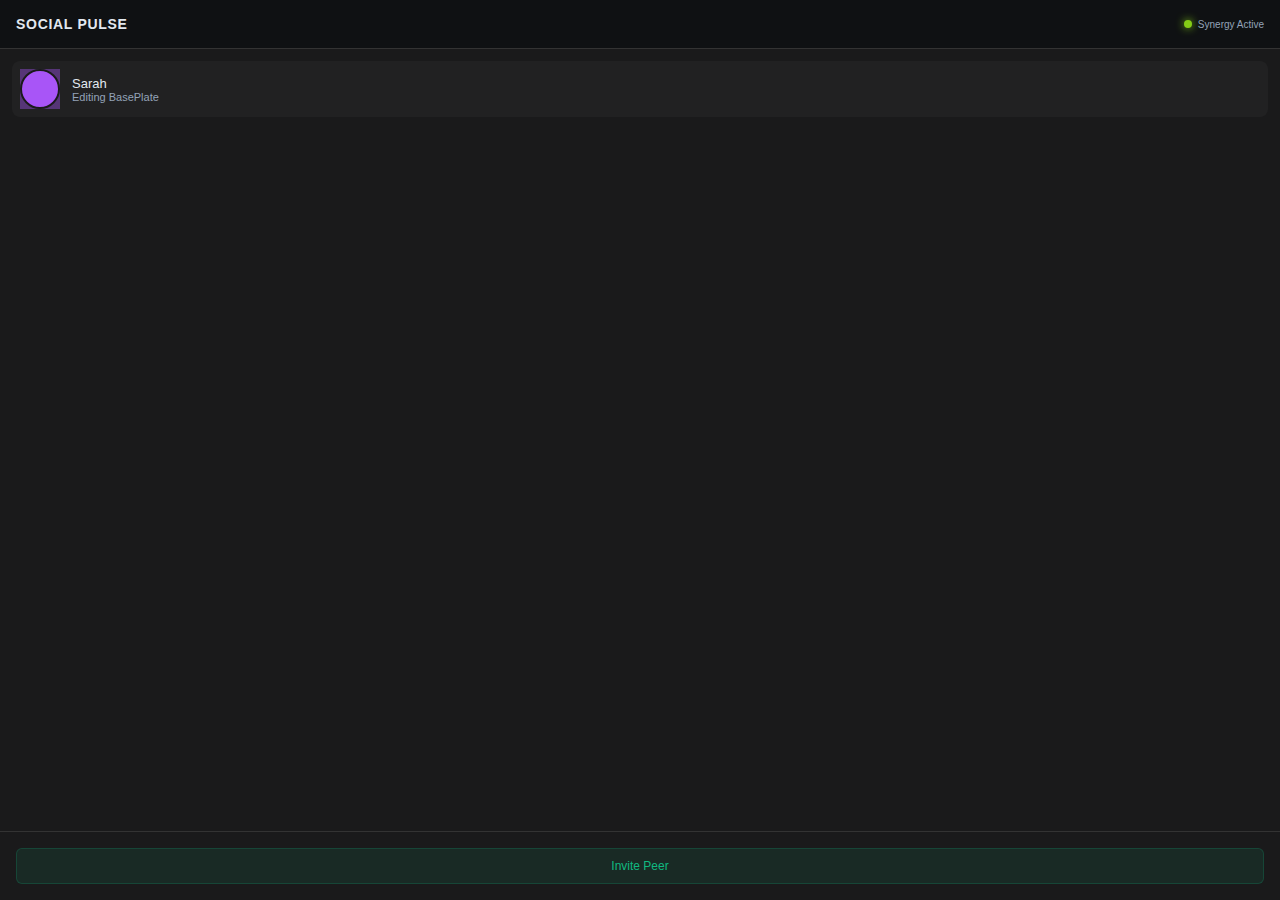
<file: Mod/CollaborativeFC/Resources/sidebar/index.html>
<!DOCTYPE html>
<html lang="en">

<head>
    <meta charset="UTF-8">
    <meta name="viewport" content="width=device-width, initial-scale=1.0">
    <title>Social Pulse</title>
    <link rel="stylesheet" href="styles.css">
</head>

<body>
    <div id="app">
        <header>
            <h1>Social Pulse</h1>
            <div id="connection-status">
                <span class="status-dot online"></span>
                <span class="status-text">Synergy Active</span>
            </div>
        </header>

        <main>
            <div class="peer-list" id="peer-list">
                <!-- Peer items will be injected here -->
                <div class="peer-item">
                    <div class="avatar-container" style="--peer-color: #A855F7;">
                        <div class="avatar circle"></div>
                        <div class="pulse"></div>
                    </div>
                    <div class="peer-info">
                        <span class="peer-name">Sarah</span>
                        <span class="peer-action">Editing BasePlate</span>
                    </div>
                </div>
            </div>
        </main>

        <footer>
            <button id="invite-btn">Invite Peer</button>
        </footer>
    </div>
    <script src="logic.js"></script>
</body>

</html>
</file>
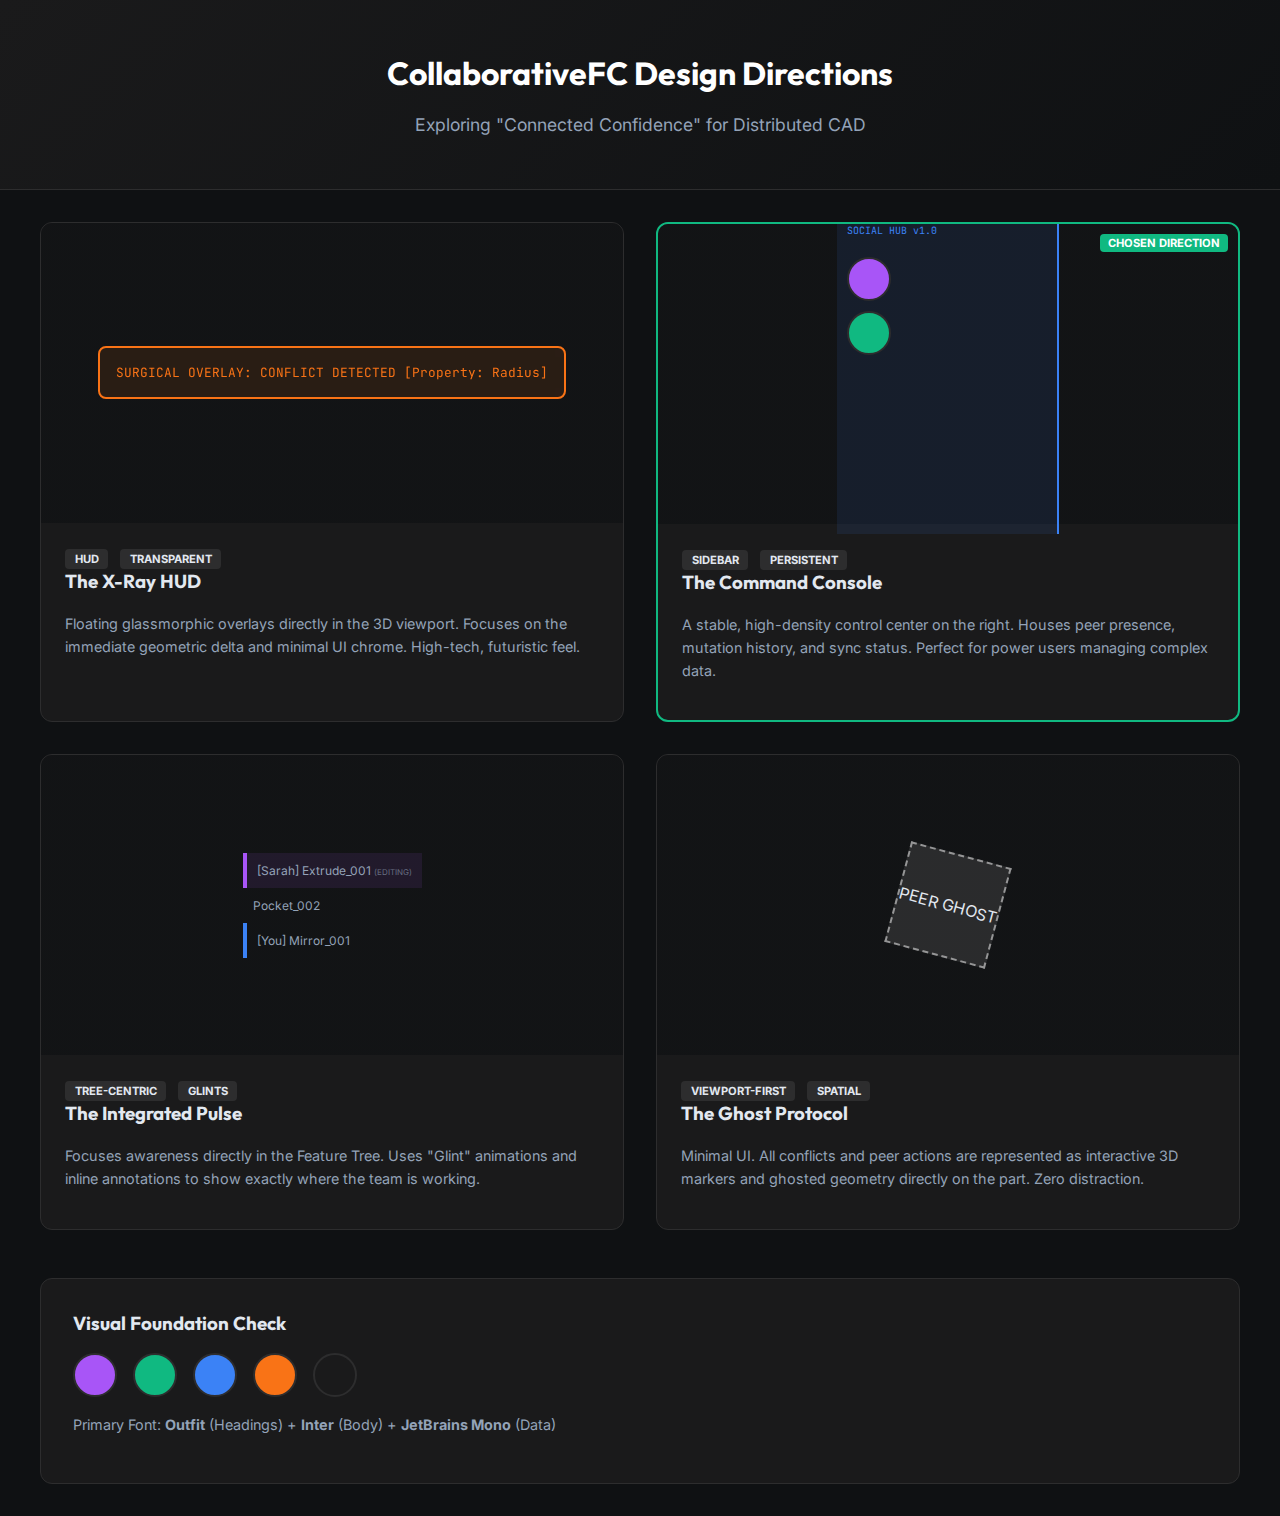
<file: _bmad-output/ux-design-directions.html>
<!DOCTYPE html>
<html lang="en">
<head>
    <meta charset="UTF-8">
    <meta name="viewport" content="width=device-width, initial-scale=1.0">
    <title>CollaborativeFC - Design Directions Showcase</title>
    <link href="https://fonts.googleapis.com/css2?family=Inter:wght@400;600;700&family=JetBrains+Mono&family=Outfit:wght@400;600;800&display=swap" rel="stylesheet">
    <style>
        :root {
            --bg-deep: #0F1113;
            --bg-card: #1A1A1B;
            --accent-primary: #3B82F6;
            --accent-amethyst: #A855F7;
            --accent-emerald: #10B981;
            --accent-orange: #F97316;
            --text-main: #E2E8F0;
            --text-dim: #94A3B8;
            --border: #2D2D2E;
        }

        body {
            background-color: var(--bg-deep);
            color: var(--text-main);
            font-family: 'Inter', sans-serif;
            margin: 0;
            padding: 0;
            overflow-x: hidden;
        }

        header {
            padding: 2rem;
            background: linear-gradient(135deg, #1A1A1B 0%, #0F1113 100%);
            border-bottom: 1px solid var(--border);
            text-align: center;
        }

        h1 { font-family: 'Outfit', sans-serif; color: white; margin-bottom: 0.5rem; }
        .subtitle { color: var(--text-dim); font-size: 1.1rem; }

        .container {
            max-width: 1200px;
            margin: 2rem auto;
            padding: 0 2rem;
        }

        .grid {
            display: grid;
            grid-template-columns: repeat(2, 1fr);
            gap: 2rem;
            margin-top: 2rem;
        }

        .card {
            background: var(--bg-card);
            border: 1px solid var(--border);
            border-radius: 12px;
            overflow: hidden;
            transition: transform 0.3s ease, border-color 0.3s ease;
            cursor: pointer;
        }

        .card:hover {
            transform: translateY(-5px);
            border-color: var(--accent-primary);
        }

        .preview {
            height: 300px;
            background-size: cover;
            background-position: center;
            display: flex;
            align-items: center;
            justify-content: center;
            position: relative;
        }

        .dir-1 .preview { background: linear-gradient(rgba(15,17,19,0.7), rgba(15,17,19,0.7)), url('https://images.unsplash.com/photo-1581092160562-40aa08e78837?auto=format&fit=crop&w=800&q=80'); }
        .dir-2 .preview { background: linear-gradient(rgba(15,17,19,0.7), rgba(15,17,19,0.7)), url('https://images.unsplash.com/photo-1551288049-bbb65181ef9b?auto=format&fit=crop&w=800&q=80'); }
        .dir-3 .preview { background: linear-gradient(rgba(15,17,19,0.7), rgba(15,17,19,0.7)), url('https://images.unsplash.com/photo-1518770660439-4636190af475?auto=format&fit=crop&w=800&q=80'); }
        .dir-4 .preview { background: linear-gradient(rgba(15,17,19,0.7), rgba(15,17,19,0.7)), url('https://images.unsplash.com/photo-1531297484001-80022131f5a1?auto=format&fit=crop&w=800&q=80'); }

        .overlay-demo {
            border: 2px solid var(--accent-orange);
            background: rgba(249, 115, 22, 0.1);
            padding: 1rem;
            border-radius: 8px;
            font-family: 'JetBrains Mono', monospace;
            font-size: 0.8rem;
            color: var(--accent-orange);
            backdrop-filter: blur(4px);
        }

        .card-content { padding: 1.5rem; }
        h3 { margin-top: 0; font-family: 'Outfit', sans-serif; }
        p { font-size: 0.9rem; color: var(--text-dim); line-height: 1.6; }

        .tag {
            display: inline-block;
            padding: 0.2rem 0.6rem;
            border-radius: 4px;
            font-size: 0.7rem;
            text-transform: uppercase;
            font-weight: bold;
            margin-right: 0.5rem;
            background: #2D2D2E;
        }

        .selected { border: 2px solid var(--accent-emerald) !important; position: relative; }
        .selected::after {
            content: "CHOSEN DIRECTION";
            position: absolute;
            top: 10px;
            right: 10px;
            background: var(--accent-emerald);
            color: white;
            font-size: 0.7rem;
            padding: 2px 8px;
            border-radius: 4px;
            font-weight: bold;
        }

        .token-row {
            display: flex;
            gap: 1rem;
            margin-top: 1rem;
        }
        .token {
            width: 40px;
            height: 40px;
            border-radius: 50%;
            border: 2px solid var(--border);
        }
    </style>
</head>
<body>

    <header>
        <h1>CollaborativeFC Design Directions</h1>
        <p class="subtitle">Exploring "Connected Confidence" for Distributed CAD</p>
    </header>

    <div class="container">
        <div class="grid">
            <!-- Direction 1 -->
            <div class="card dir-1">
                <div class="preview">
                    <div class="overlay-demo">SURGICAL OVERLAY: CONFLICT DETECTED [Property: Radius]</div>
                </div>
                <div class="card-content">
                    <span class="tag">HUD</span> <span class="tag">Transparent</span>
                    <h3>The X-Ray HUD</h3>
                    <p>Floating glassmorphic overlays directly in the 3D viewport. Focuses on the immediate geometric delta and minimal UI chrome. High-tech, futuristic feel.</p>
                </div>
            </div>

            <!-- Direction 2 -->
            <div class="card dir-2 selected">
                <div class="preview">
                    <div style="width: 200px; height: 100%; border-right: 2px solid var(--accent-primary); background: rgba(59,130,246,0.1); padding: 10px;">
                        <div style="color: var(--accent-primary); font-family: 'JetBrains Mono'; font-size: 10px;">SOCIAL HUB v1.0</div>
                        <div class="token" style="background: var(--accent-amethyst); margin-top: 20px;"></div>
                        <div class="token" style="background: var(--accent-emerald); margin-top: 10px;"></div>
                    </div>
                </div>
                <div class="card-content">
                    <span class="tag">SIDEBAR</span> <span class="tag">Persistent</span>
                    <h3>The Command Console</h3>
                    <p>A stable, high-density control center on the right. Houses peer presence, mutation history, and sync status. Perfect for power users managing complex data.</p>
                </div>
            </div>

            <!-- Direction 3 -->
            <div class="card dir-3">
                <div class="preview">
                    <ul style="list-style: none; padding: 0; color: var(--text-dim); font-size: 12px;">
                        <li style="padding: 10px; border-left: 4px solid var(--accent-amethyst); background: rgba(168,85,247,0.1);">[Sarah] Extrude_001 <span style="font-size: 8px; opacity:0.6;">(EDITING)</span></li>
                        <li style="padding: 10px;">Pocket_002</li>
                        <li style="padding: 10px; border-left: 4px solid var(--accent-primary);">[You] Mirror_001</li>
                    </ul>
                </div>
                <div class="card-content">
                    <span class="tag">TREE-CENTRIC</span> <span class="tag">Glints</span>
                    <h3>The Integrated Pulse</h3>
                    <p>Focuses awareness directly in the Feature Tree. Uses "Glint" animations and inline annotations to show exactly where the team is working.</p>
                </div>
            </div>

            <!-- Direction 4 -->
            <div class="card dir-4">
                <div class="preview">
                    <div style="width: 100px; height: 100px; background: rgba(255,255,255,0.1); border: 2px dashed rgba(255,255,255,0.5); display: flex; align-items: center; justify-content: center; transform: rotate(15deg);">
                        PEER GHOST
                    </div>
                </div>
                <div class="card-content">
                    <span class="tag">VIEWPORT-FIRST</span> <span class="tag">Spatial</span>
                    <h3>The Ghost Protocol</h3>
                    <p>Minimal UI. All conflicts and peer actions are represented as interactive 3D markers and ghosted geometry directly on the part. Zero distraction.</p>
                </div>
            </div>
        </div>

        <div style="margin-top: 3rem; background: var(--bg-card); padding: 2rem; border-radius: 12px; border: 1px solid var(--border);">
            <h3>Visual Foundation Check</h3>
            <div class="token-row">
                <div class="token" style="background: var(--accent-amethyst);"></div>
                <div class="token" style="background: var(--accent-emerald);"></div>
                <div class="token" style="background: var(--accent-primary);"></div>
                <div class="token" style="background: var(--accent-orange);"></div>
                <div class="token" style="background: var(--accent-deep);"></div>
            </div>
            <p style="margin-top: 1rem;">Primary Font: <strong>Outfit</strong> (Headings) + <strong>Inter</strong> (Body) + <strong>JetBrains Mono</strong> (Data)</p>
        </div>
    </div>

</body>
</html>
</file>
<file: Mod/CollaborativeFC/Resources/sidebar/styles.css>
:root {
    --bg-color: #1A1A1B;
    --header-bg: #0F1113;
    --text-primary: #E2E8F0;
    --text-secondary: #94A3B8;
    --peer-amethyst: #A855F7;
    --peer-emerald: #10B981;
    --peer-sapphire: #3B82F6;
    --status-online: #84CC16;
    --status-warning: #F97316;
    --font-family: 'Inter', -apple-system, BlinkMacSystemFont, "Segoe UI", Roboto, sans-serif;
}

* {
    box-sizing: border-box;
    margin: 0;
    padding: 0;
}

body {
    background-color: var(--bg-color);
    color: var(--text-primary);
    font-family: var(--font-family);
    height: 100vh;
    overflow: hidden;
}

#app {
    display: flex;
    flex-direction: column;
    height: 100%;
}

header {
    background-color: var(--header-bg);
    padding: 16px;
    border-bottom: 1px solid #333;
    display: flex;
    justify-content: space-between;
    align-items: center;
}

header h1 {
    font-size: 14px;
    font-weight: 600;
    text-transform: uppercase;
    letter-spacing: 0.05em;
}

#connection-status {
    display: flex;
    align-items: center;
    gap: 6px;
}

.status-dot {
    width: 8px;
    height: 8px;
    border-radius: 50%;
}

.status-dot.online {
    background-color: var(--status-online);
    box-shadow: 0 0 8px var(--status-online);
}

.status-text {
    font-size: 10px;
    color: var(--text-secondary);
}

main {
    flex: 1;
    padding: 12px;
    overflow-y: auto;
}

.peer-list {
    display: flex;
    flex-direction: column;
    gap: 12px;
}

.peer-item {
    display: flex;
    align-items: center;
    gap: 12px;
    padding: 8px;
    border-radius: 8px;
    background: rgba(255, 255, 255, 0.03);
    transition: background 0.2s;
    cursor: pointer;
}

.peer-item:hover {
    background: rgba(255, 255, 255, 0.08);
}

.avatar-container {
    position: relative;
    width: 40px;
    height: 40px;
}

.avatar {
    width: 100%;
    height: 100%;
    background-color: var(--peer-color, var(--peer-amethyst));
    border-radius: 50%;
    border: 2px solid var(--bg-color);
    z-index: 2;
    position: relative;
}

.avatar.circle {
    border-radius: 50%;
}

.avatar.square {
    border-radius: 4px;
}

.avatar.triangle {
    clip-path: polygon(50% 0%, 0% 100%, 100% 100%);
}

.pulse {
    position: absolute;
    top: 0;
    left: 0;
    width: 100%;
    height: 100%;
    background-color: var(--peer-color, var(--peer-amethyst));
    border-radius: inherit;
    opacity: 0.4;
    animation: ping 2s cubic-bezier(0, 0, 0.2, 1) infinite;
    z-index: 1;
}

@keyframes ping {

    75%,
    100% {
        transform: scale(1.6);
        opacity: 0;
    }
}

.peer-info {
    display: flex;
    flex-direction: column;
}

.peer-name {
    font-size: 13px;
    font-weight: 500;
}

.peer-action {
    font-size: 11px;
    color: var(--text-secondary);
}

footer {
    padding: 16px;
    border-top: 1px solid #333;
}

button {
    width: 100%;
    padding: 10px;
    background-color: #333;
    border: none;
    border-radius: 6px;
    color: white;
    font-size: 12px;
    font-weight: 500;
    cursor: pointer;
    transition: background 0.2s;
}

button:hover {
    background-color: #444;
}

#invite-btn {
    background-color: rgba(16, 185, 129, 0.1);
    color: var(--peer-emerald);
    border: 1px solid rgba(16, 185, 129, 0.2);
}

#invite-btn:hover {
    background-color: rgba(16, 185, 129, 0.2);
}

/* Version Mismatch States */
.pulse.error {
    background: #EF4444;
    box-shadow: 0 0 8px #EF4444;
}

.status-error {
    color: #EF4444 !important;
    font-weight: bold;
}

.mismatch {
    background: rgba(239, 68, 68, 0.05);
    border-left: 3px solid #EF4444 !important;
}

/* Sidebar Lockdown Overlay */
#lock-overlay {
    position: fixed;
    top: 0;
    left: 0;
    width: 100%;
    height: 100%;
    background: rgba(0, 0, 0, 0.85);
    backdrop-filter: blur(4px);
    z-index: 10000;
    display: flex;
    justify-content: center;
    align-items: center;
    color: white;
    font-family: 'Segoe UI', sans-serif;
    pointer-events: all;
}

.lock-content {
    text-align: center;
}

.lock-icon {
    font-size: 48px;
    display: block;
    margin-bottom: 12px;
}

.lock-text {
    font-size: 18px;
    font-weight: bold;
    color: #EF4444;
    text-transform: uppercase;
    letter-spacing: 1px;
}

.session-locked {
    overflow: hidden;
    pointer-events: none;
}
</file>
